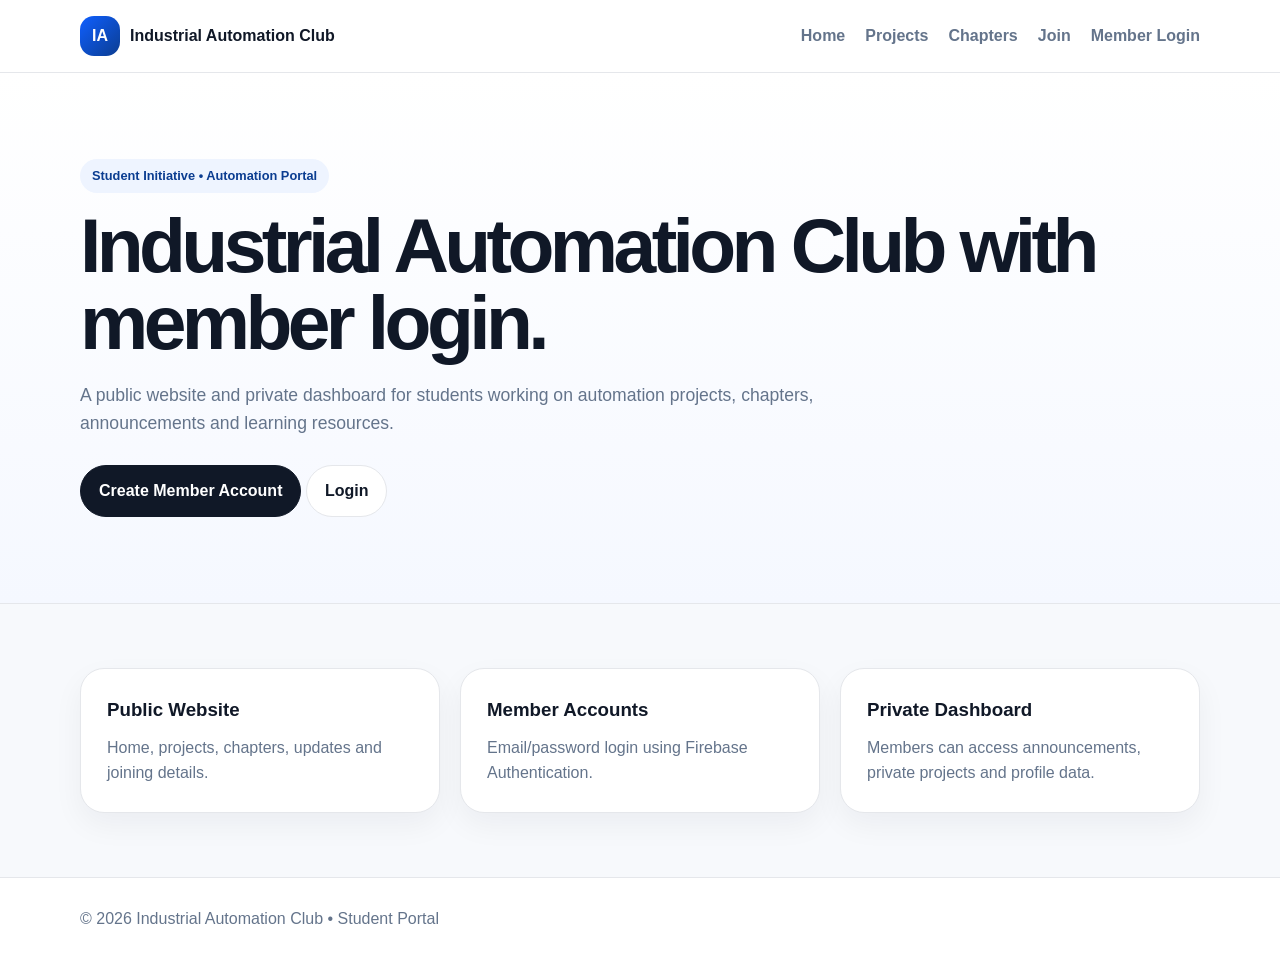
<file: index.html>
<!DOCTYPE html><html lang="en"><head><meta charset="UTF-8"><meta name="viewport" content="width=device-width, initial-scale=1.0"><title>Industrial Automation Club</title><link rel="stylesheet" href="style.css"></head><body><header><div class="container nav"><a class="brand" href="index.html"><span class="logo">IA</span><span>Industrial Automation Club</span></a><nav class="menu"><a href="index.html">Home</a><a href="projects.html">Projects</a><a href="chapters.html">Chapters</a><a href="join.html">Join</a><a href="login.html">Member Login</a></nav></div></header><main><section class="hero"><div class="container"><span class="tag">Student Initiative • Automation Portal</span><h1>Industrial Automation Club with member login.</h1><p class="lead">A public website and private dashboard for students working on automation projects, chapters, announcements and learning resources.</p><a class="btn primary" href="register.html">Create Member Account</a> <a class="btn" href="login.html">Login</a></div></section><section><div class="container grid"><div class="card"><h3>Public Website</h3><p>Home, projects, chapters, updates and joining details.</p></div><div class="card"><h3>Member Accounts</h3><p>Email/password login using Firebase Authentication.</p></div><div class="card"><h3>Private Dashboard</h3><p>Members can access announcements, private projects and profile data.</p></div></div></section></main><footer><div class="container">© 2026 Industrial Automation Club • Student Portal</div></footer></body></html>
</file>
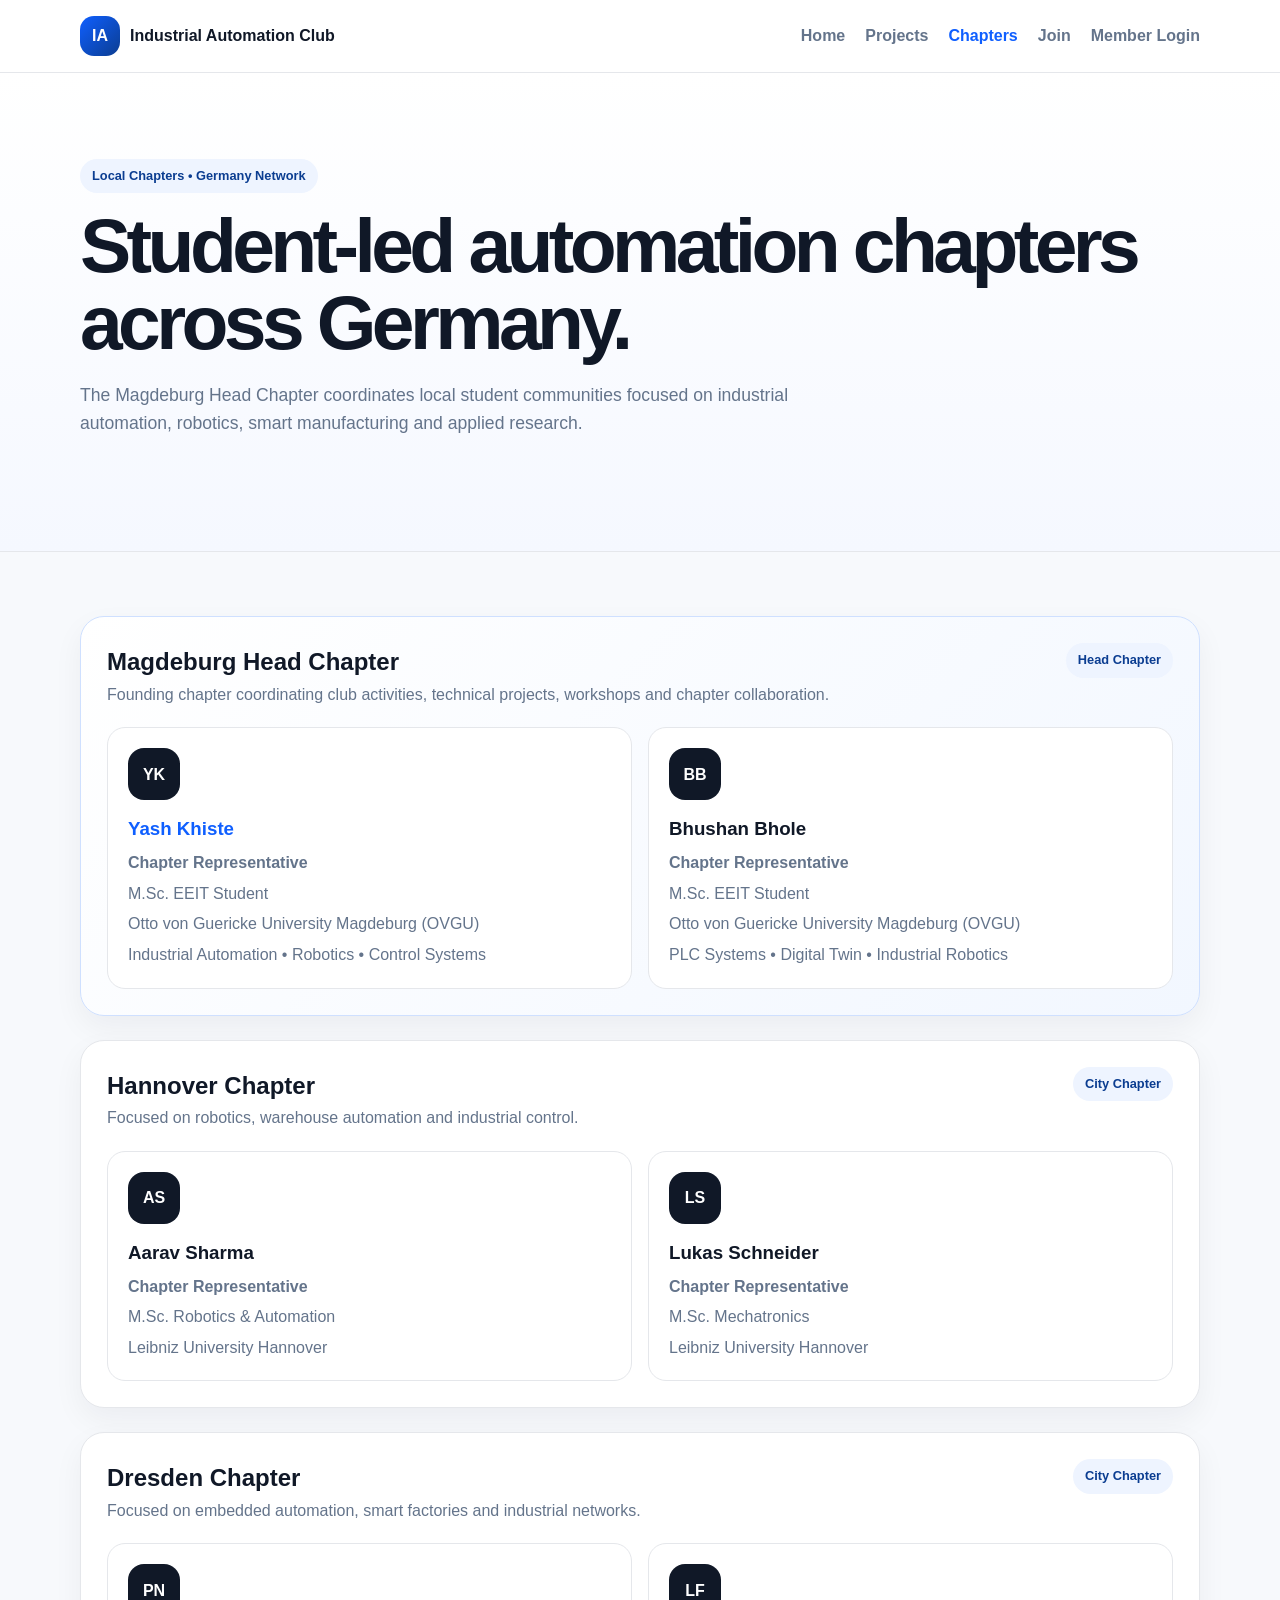
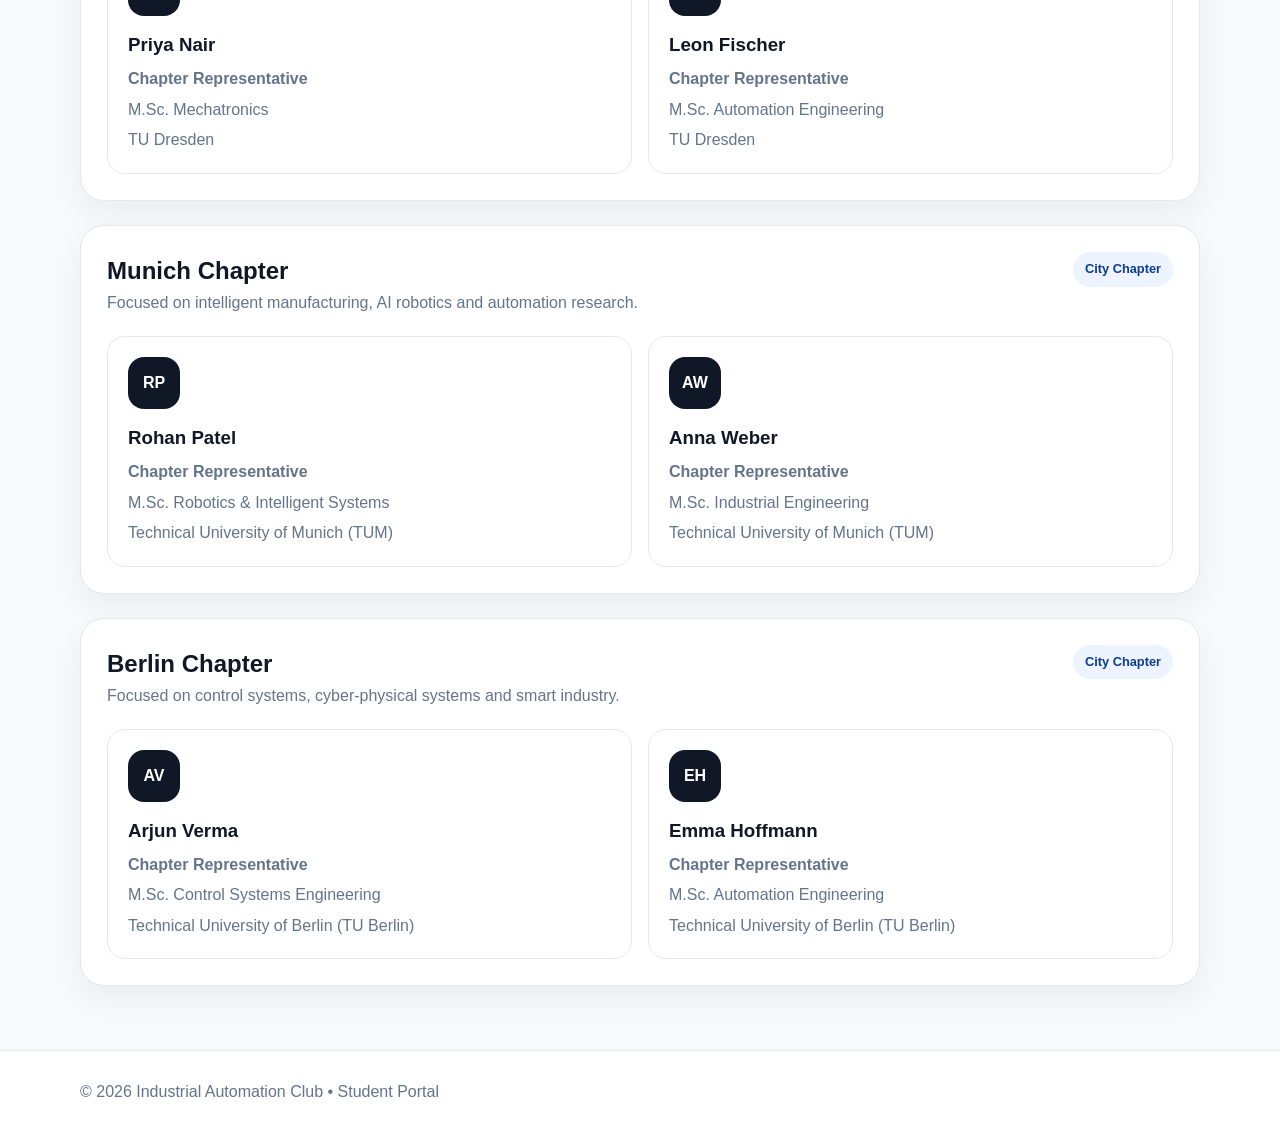
<file: chapters.html>
<!DOCTYPE html>
<html lang="en">
<head>
<meta charset="UTF-8">
<meta name="viewport" content="width=device-width, initial-scale=1.0">
<title>Local Chapters | Industrial Automation Club</title>
<link rel="stylesheet" href="style.css">
<style>
.chapter-card{background:#fff;border:1px solid var(--line);border-radius:24px;padding:26px;box-shadow:0 12px 30px rgba(15,23,42,.05)}
.chapter-card.featured{background:linear-gradient(135deg,#fff,#f2f7ff);border-color:#cfe0ff}
.chapter-head{display:flex;justify-content:space-between;gap:16px;align-items:flex-start;margin-bottom:20px}
.leaders{display:grid;grid-template-columns:repeat(2,1fr);gap:16px}
.leader{border:1px solid var(--line);border-radius:18px;padding:20px;background:#fff}
.avatar{width:52px;height:52px;border-radius:16px;background:#101827;color:#fff;display:grid;place-items:center;font-weight:900;margin-bottom:14px}
.leader h3{margin-bottom:6px}.leader h3 a{color:var(--blue)}.leader h3 a:hover{text-decoration:underline}
.leader p{color:var(--muted);margin-top:5px}
@media(max-width:760px){.leaders{grid-template-columns:1fr}.chapter-head{flex-direction:column}}
</style>
</head>
<body>
<header><div class="container nav"><a class="brand" href="index.html"><span class="logo">IA</span><span>Industrial Automation Club</span></a><nav class="menu"><a href="index.html">Home</a><a href="projects.html">Projects</a><a class="active" href="chapters.html">Chapters</a><a href="join.html">Join</a><a href="login.html">Member Login</a></nav></div></header>

<main>
<section class="hero"><div class="container"><span class="tag">Local Chapters • Germany Network</span><h1>Student-led automation chapters across Germany.</h1><p class="lead">The Magdeburg Head Chapter coordinates local student communities focused on industrial automation, robotics, smart manufacturing and applied research.</p></div></section>

<section><div class="container" style="display:grid;gap:24px">

<div class="chapter-card featured"><div class="chapter-head"><div><h2>Magdeburg Head Chapter</h2><p class="lead" style="font-size:1rem;margin-bottom:0">Founding chapter coordinating club activities, technical projects, workshops and chapter collaboration.</p></div><span class="tag">Head Chapter</span></div><div class="leaders">
<div class="leader"><div class="avatar">YK</div><h3><a href="yash-portfolio.html">Yash Khiste</a></h3><p><strong>Chapter Representative</strong></p><p>M.Sc. EEIT Student</p><p>Otto von Guericke University Magdeburg (OVGU)</p><p>Industrial Automation • Robotics • Control Systems</p></div>
<div class="leader"><div class="avatar">BB</div><h3>Bhushan Bhole</h3><p><strong>Chapter Representative</strong></p><p>M.Sc. EEIT Student</p><p>Otto von Guericke University Magdeburg (OVGU)</p><p>PLC Systems • Digital Twin • Industrial Robotics</p></div>
</div></div>

<div class="chapter-card"><div class="chapter-head"><div><h2>Hannover Chapter</h2><p class="lead" style="font-size:1rem;margin-bottom:0">Focused on robotics, warehouse automation and industrial control.</p></div><span class="tag">City Chapter</span></div><div class="leaders">
<div class="leader"><div class="avatar">AS</div><h3>Aarav Sharma</h3><p><strong>Chapter Representative</strong></p><p>M.Sc. Robotics & Automation</p><p>Leibniz University Hannover</p></div>
<div class="leader"><div class="avatar">LS</div><h3>Lukas Schneider</h3><p><strong>Chapter Representative</strong></p><p>M.Sc. Mechatronics</p><p>Leibniz University Hannover</p></div>
</div></div>

<div class="chapter-card"><div class="chapter-head"><div><h2>Dresden Chapter</h2><p class="lead" style="font-size:1rem;margin-bottom:0">Focused on embedded automation, smart factories and industrial networks.</p></div><span class="tag">City Chapter</span></div><div class="leaders">
<div class="leader"><div class="avatar">PN</div><h3>Priya Nair</h3><p><strong>Chapter Representative</strong></p><p>M.Sc. Mechatronics</p><p>TU Dresden</p></div>
<div class="leader"><div class="avatar">LF</div><h3>Leon Fischer</h3><p><strong>Chapter Representative</strong></p><p>M.Sc. Automation Engineering</p><p>TU Dresden</p></div>
</div></div>

<div class="chapter-card"><div class="chapter-head"><div><h2>Munich Chapter</h2><p class="lead" style="font-size:1rem;margin-bottom:0">Focused on intelligent manufacturing, AI robotics and automation research.</p></div><span class="tag">City Chapter</span></div><div class="leaders">
<div class="leader"><div class="avatar">RP</div><h3>Rohan Patel</h3><p><strong>Chapter Representative</strong></p><p>M.Sc. Robotics & Intelligent Systems</p><p>Technical University of Munich (TUM)</p></div>
<div class="leader"><div class="avatar">AW</div><h3>Anna Weber</h3><p><strong>Chapter Representative</strong></p><p>M.Sc. Industrial Engineering</p><p>Technical University of Munich (TUM)</p></div>
</div></div>

<div class="chapter-card"><div class="chapter-head"><div><h2>Berlin Chapter</h2><p class="lead" style="font-size:1rem;margin-bottom:0">Focused on control systems, cyber-physical systems and smart industry.</p></div><span class="tag">City Chapter</span></div><div class="leaders">
<div class="leader"><div class="avatar">AV</div><h3>Arjun Verma</h3><p><strong>Chapter Representative</strong></p><p>M.Sc. Control Systems Engineering</p><p>Technical University of Berlin (TU Berlin)</p></div>
<div class="leader"><div class="avatar">EH</div><h3>Emma Hoffmann</h3><p><strong>Chapter Representative</strong></p><p>M.Sc. Automation Engineering</p><p>Technical University of Berlin (TU Berlin)</p></div>
</div></div>

</div></section>
</main>

<footer><div class="container">© 2026 Industrial Automation Club • Student Portal</div></footer>
</body>
</html>
</file>
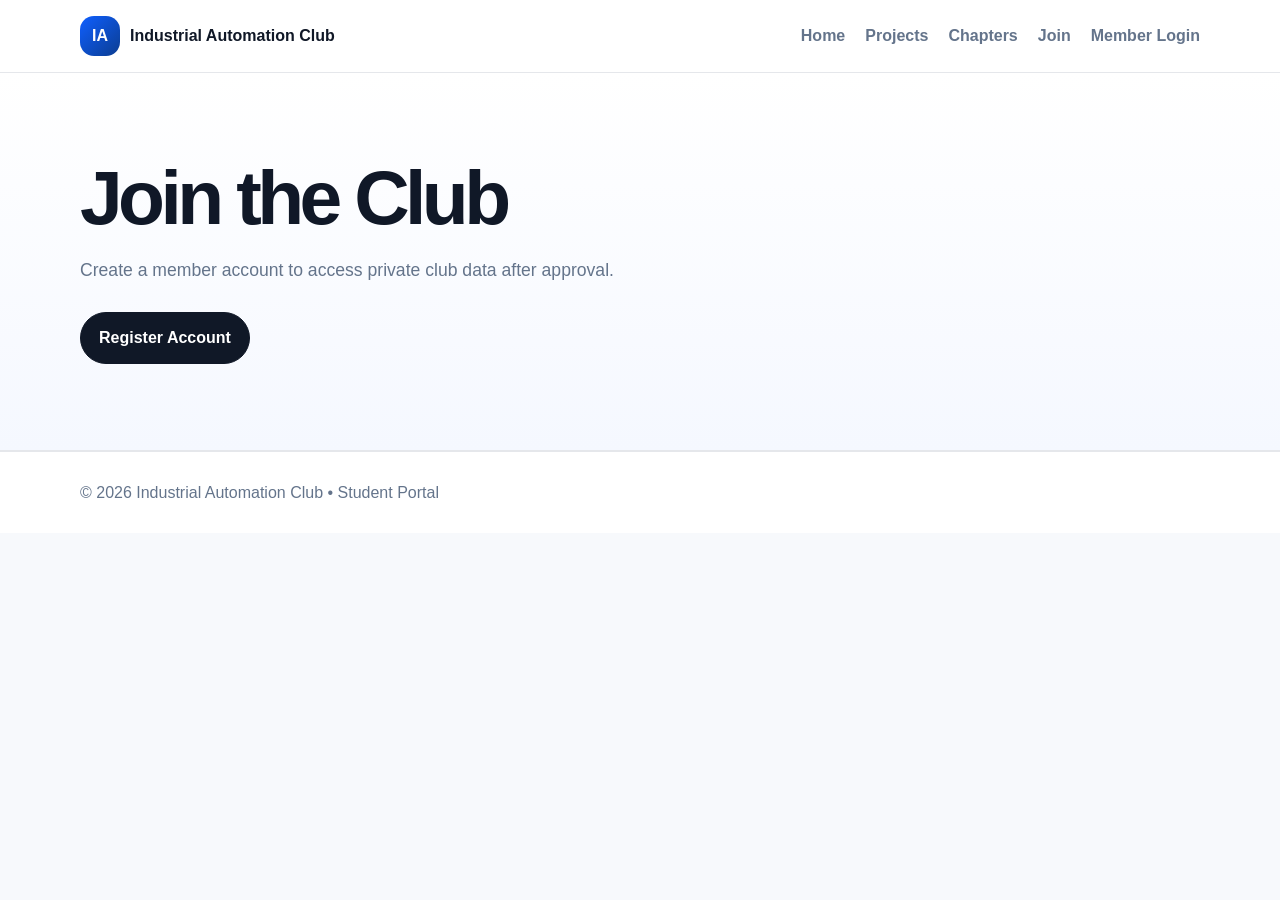
<file: join.html>
<!DOCTYPE html><html lang="en"><head><meta charset="UTF-8"><meta name="viewport" content="width=device-width, initial-scale=1.0"><title>Join</title><link rel="stylesheet" href="style.css"></head><body><header><div class="container nav"><a class="brand" href="index.html"><span class="logo">IA</span><span>Industrial Automation Club</span></a><nav class="menu"><a href="index.html">Home</a><a href="projects.html">Projects</a><a href="chapters.html">Chapters</a><a href="join.html">Join</a><a href="login.html">Member Login</a></nav></div></header><main><section class="hero"><div class="container"><h1>Join the Club</h1><p class="lead">Create a member account to access private club data after approval.</p><a class="btn primary" href="register.html">Register Account</a></div></section></main><footer><div class="container">© 2026 Industrial Automation Club • Student Portal</div></footer></body></html>
</file>
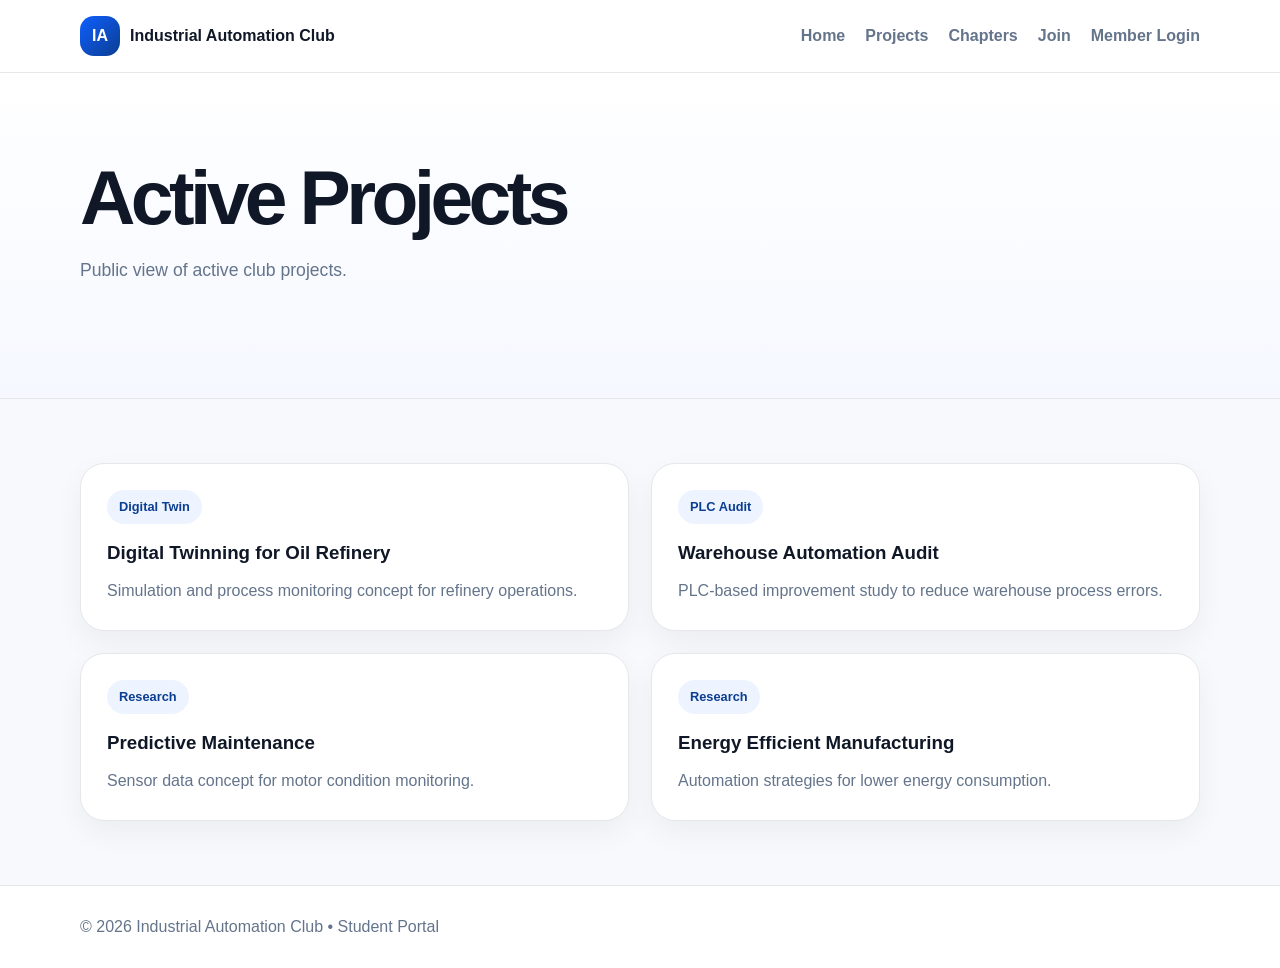
<file: projects.html>
<!DOCTYPE html><html lang="en"><head><meta charset="UTF-8"><meta name="viewport" content="width=device-width, initial-scale=1.0"><title>Projects</title><link rel="stylesheet" href="style.css"></head><body><header><div class="container nav"><a class="brand" href="index.html"><span class="logo">IA</span><span>Industrial Automation Club</span></a><nav class="menu"><a href="index.html">Home</a><a href="projects.html">Projects</a><a href="chapters.html">Chapters</a><a href="join.html">Join</a><a href="login.html">Member Login</a></nav></div></header><main><section class="hero"><div class="container"><h1>Active Projects</h1><p class="lead">Public view of active club projects.</p></div></section><section><div class="container grid2"><div class="card"><span class="tag">Digital Twin</span><h3>Digital Twinning for Oil Refinery</h3><p>Simulation and process monitoring concept for refinery operations.</p></div><div class="card"><span class="tag">PLC Audit</span><h3>Warehouse Automation Audit</h3><p>PLC-based improvement study to reduce warehouse process errors.</p></div><div class="card"><span class="tag">Research</span><h3>Predictive Maintenance</h3><p>Sensor data concept for motor condition monitoring.</p></div><div class="card"><span class="tag">Research</span><h3>Energy Efficient Manufacturing</h3><p>Automation strategies for lower energy consumption.</p></div></div></section></main><footer><div class="container">© 2026 Industrial Automation Club • Student Portal</div></footer></body></html>
</file>
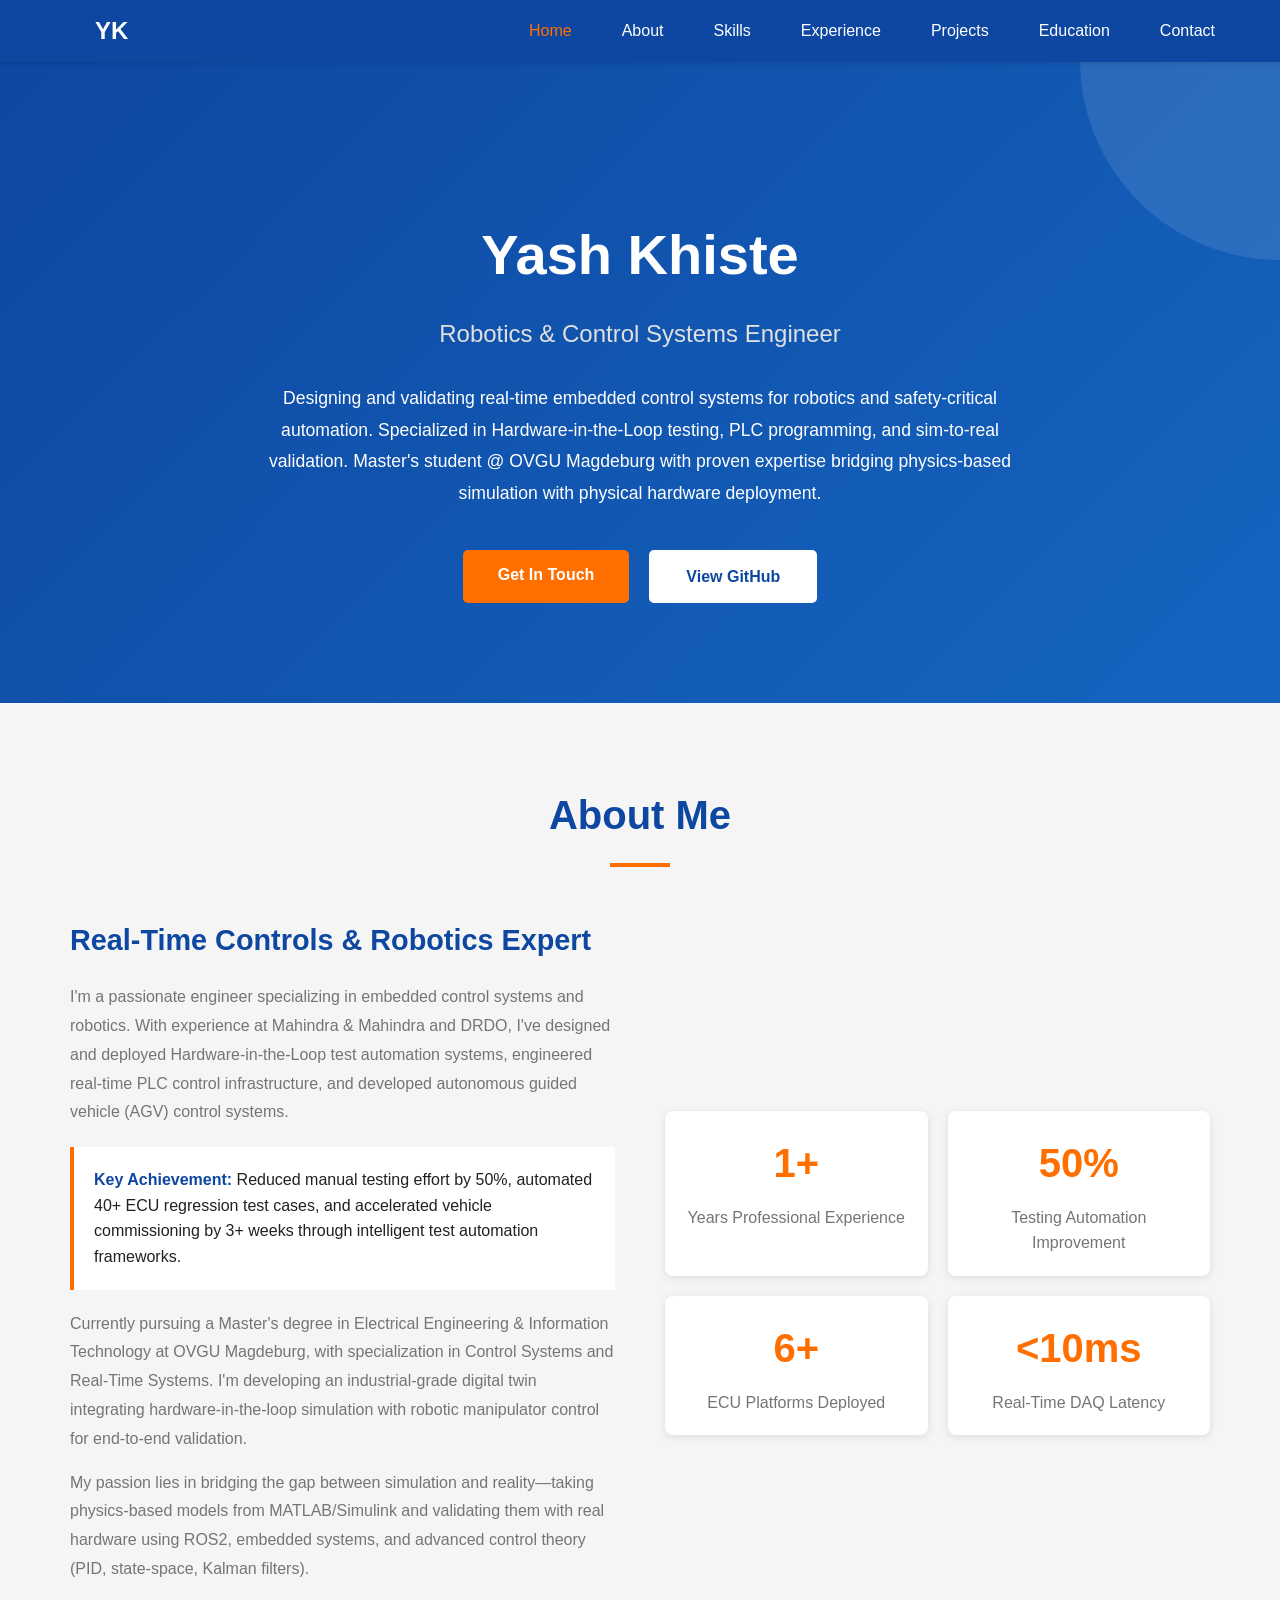
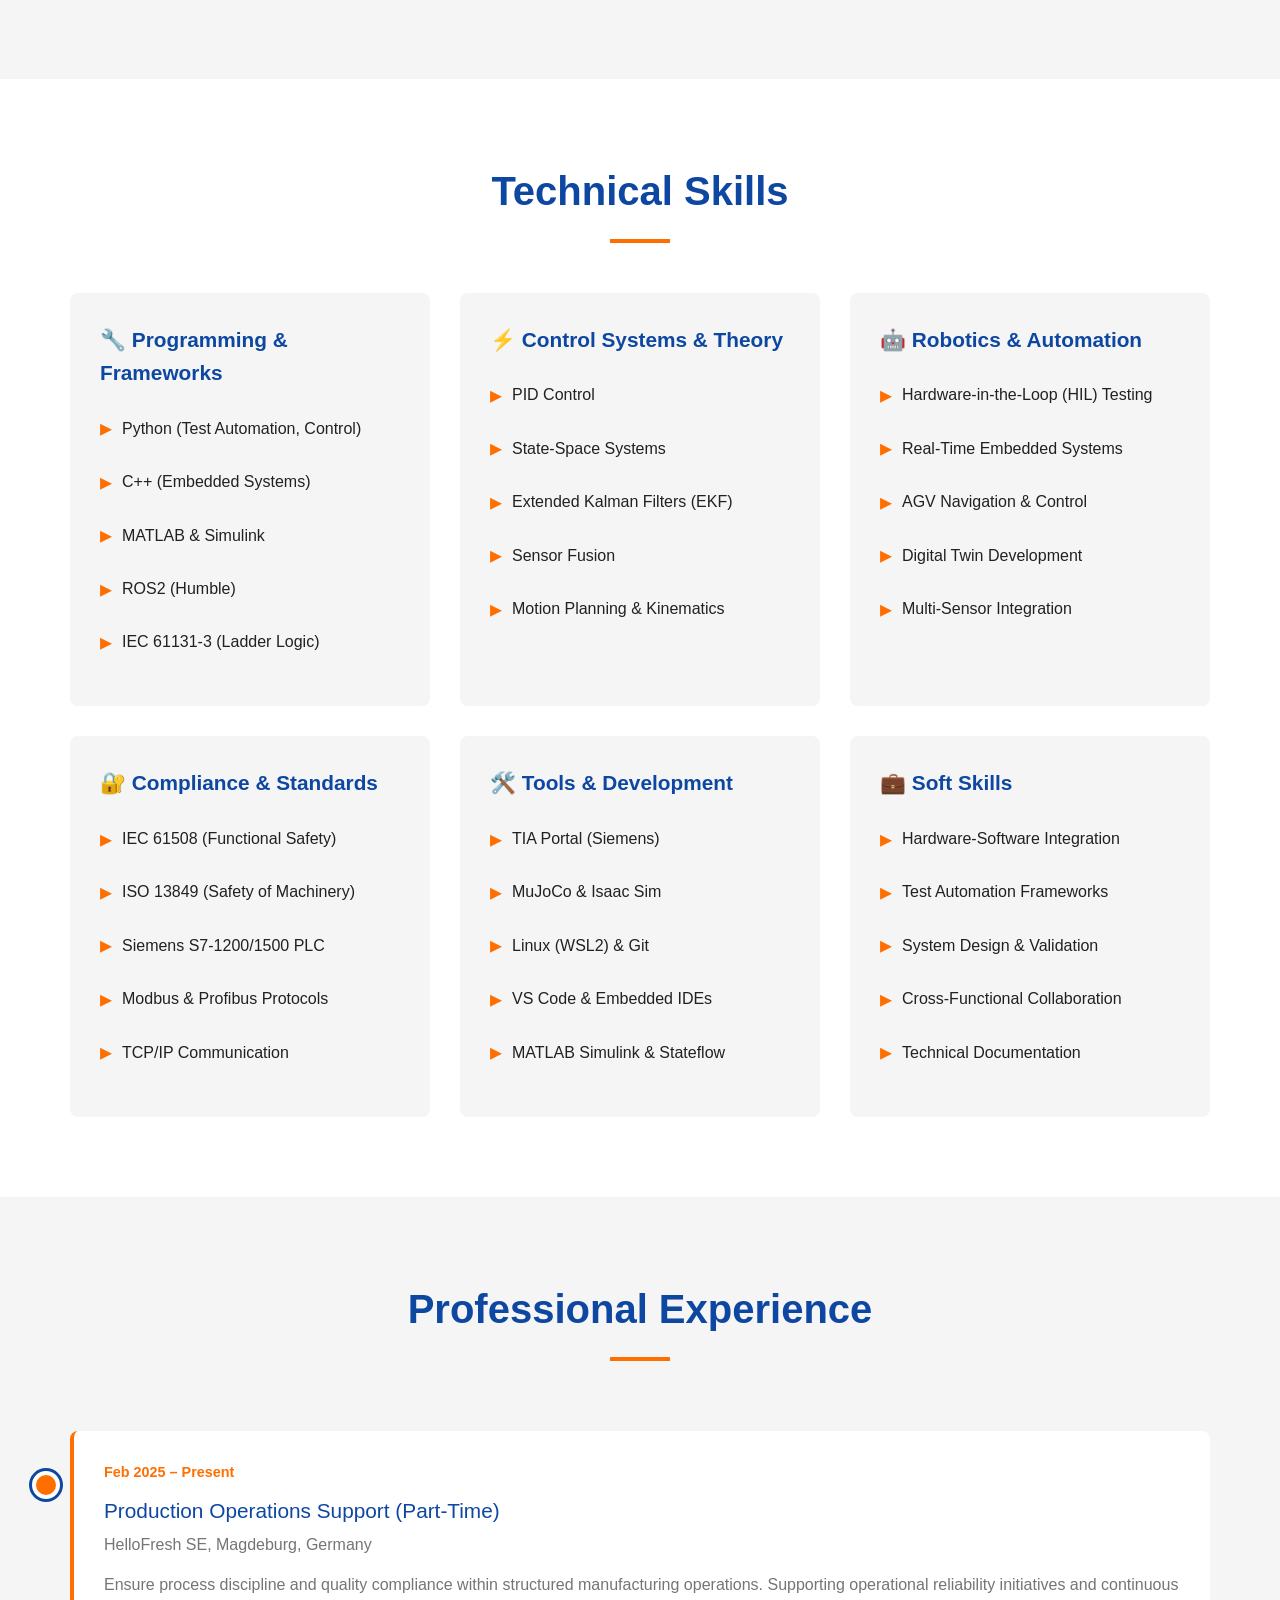
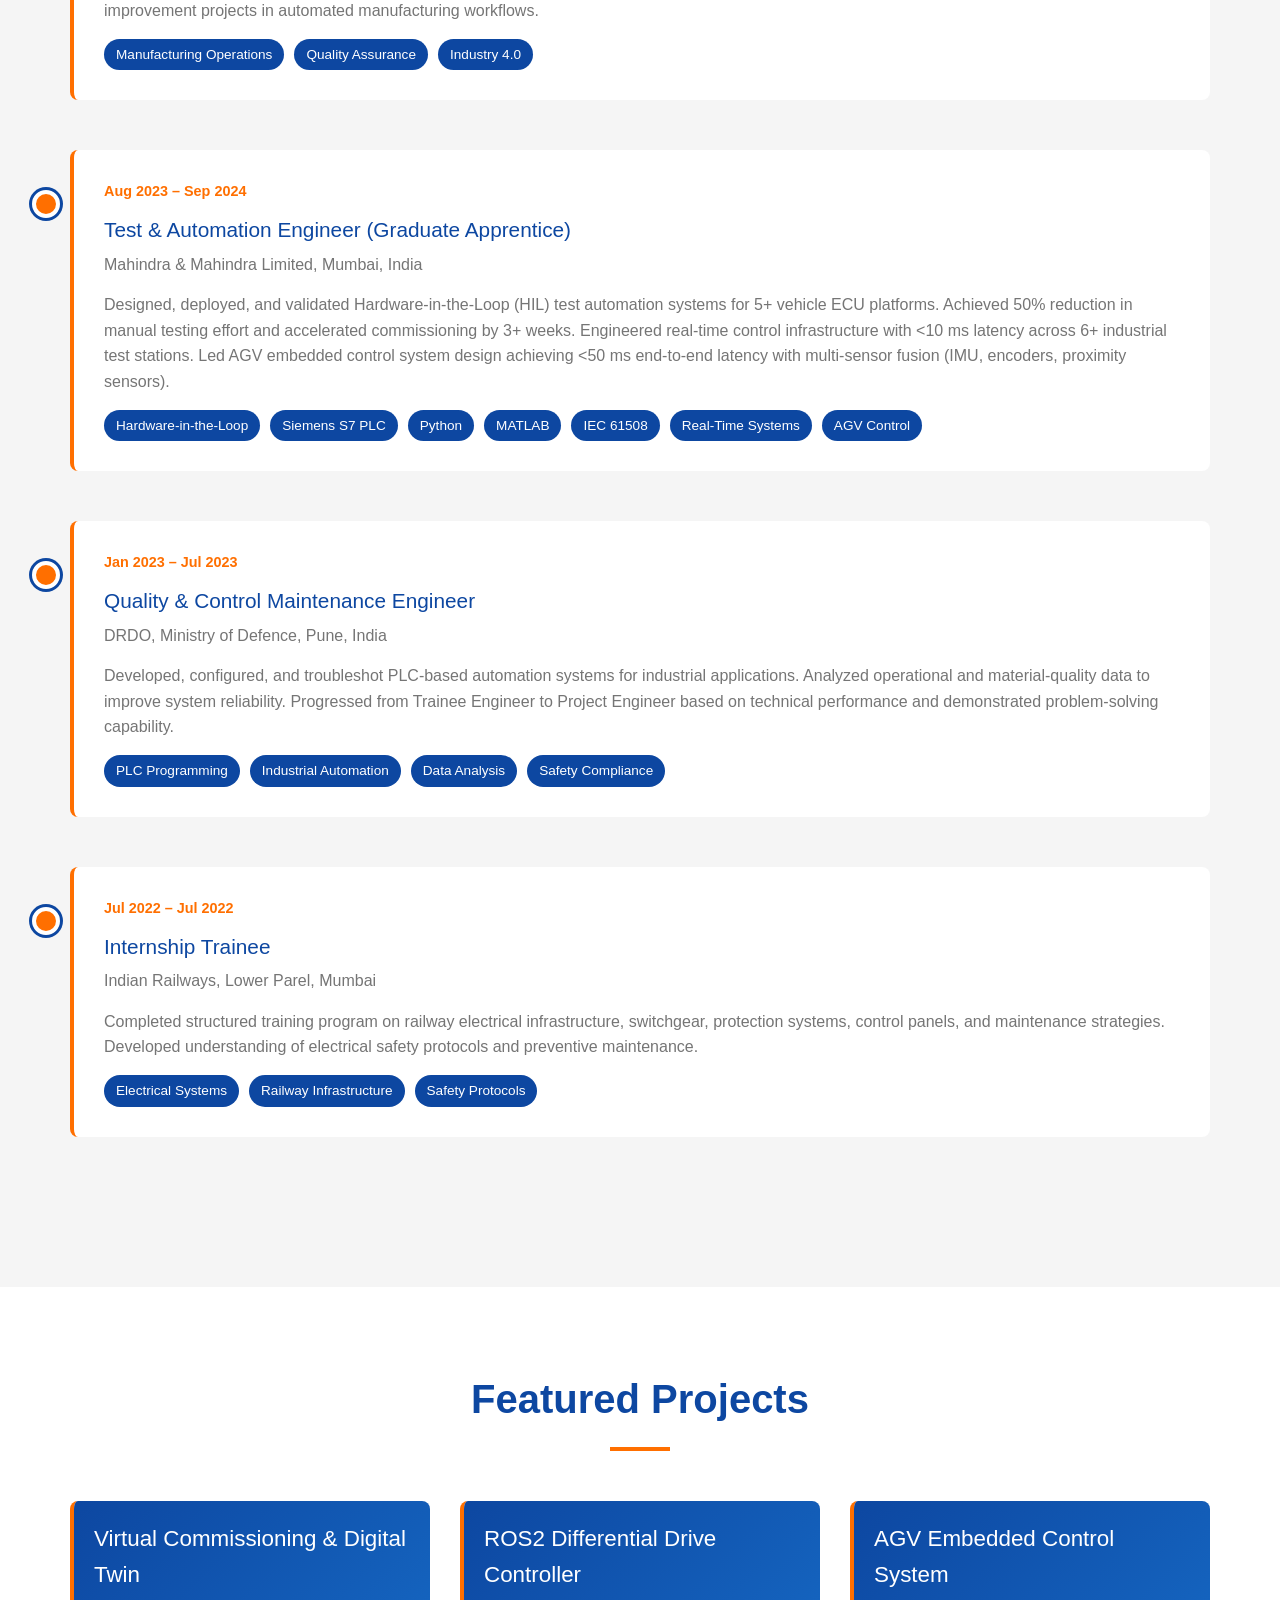
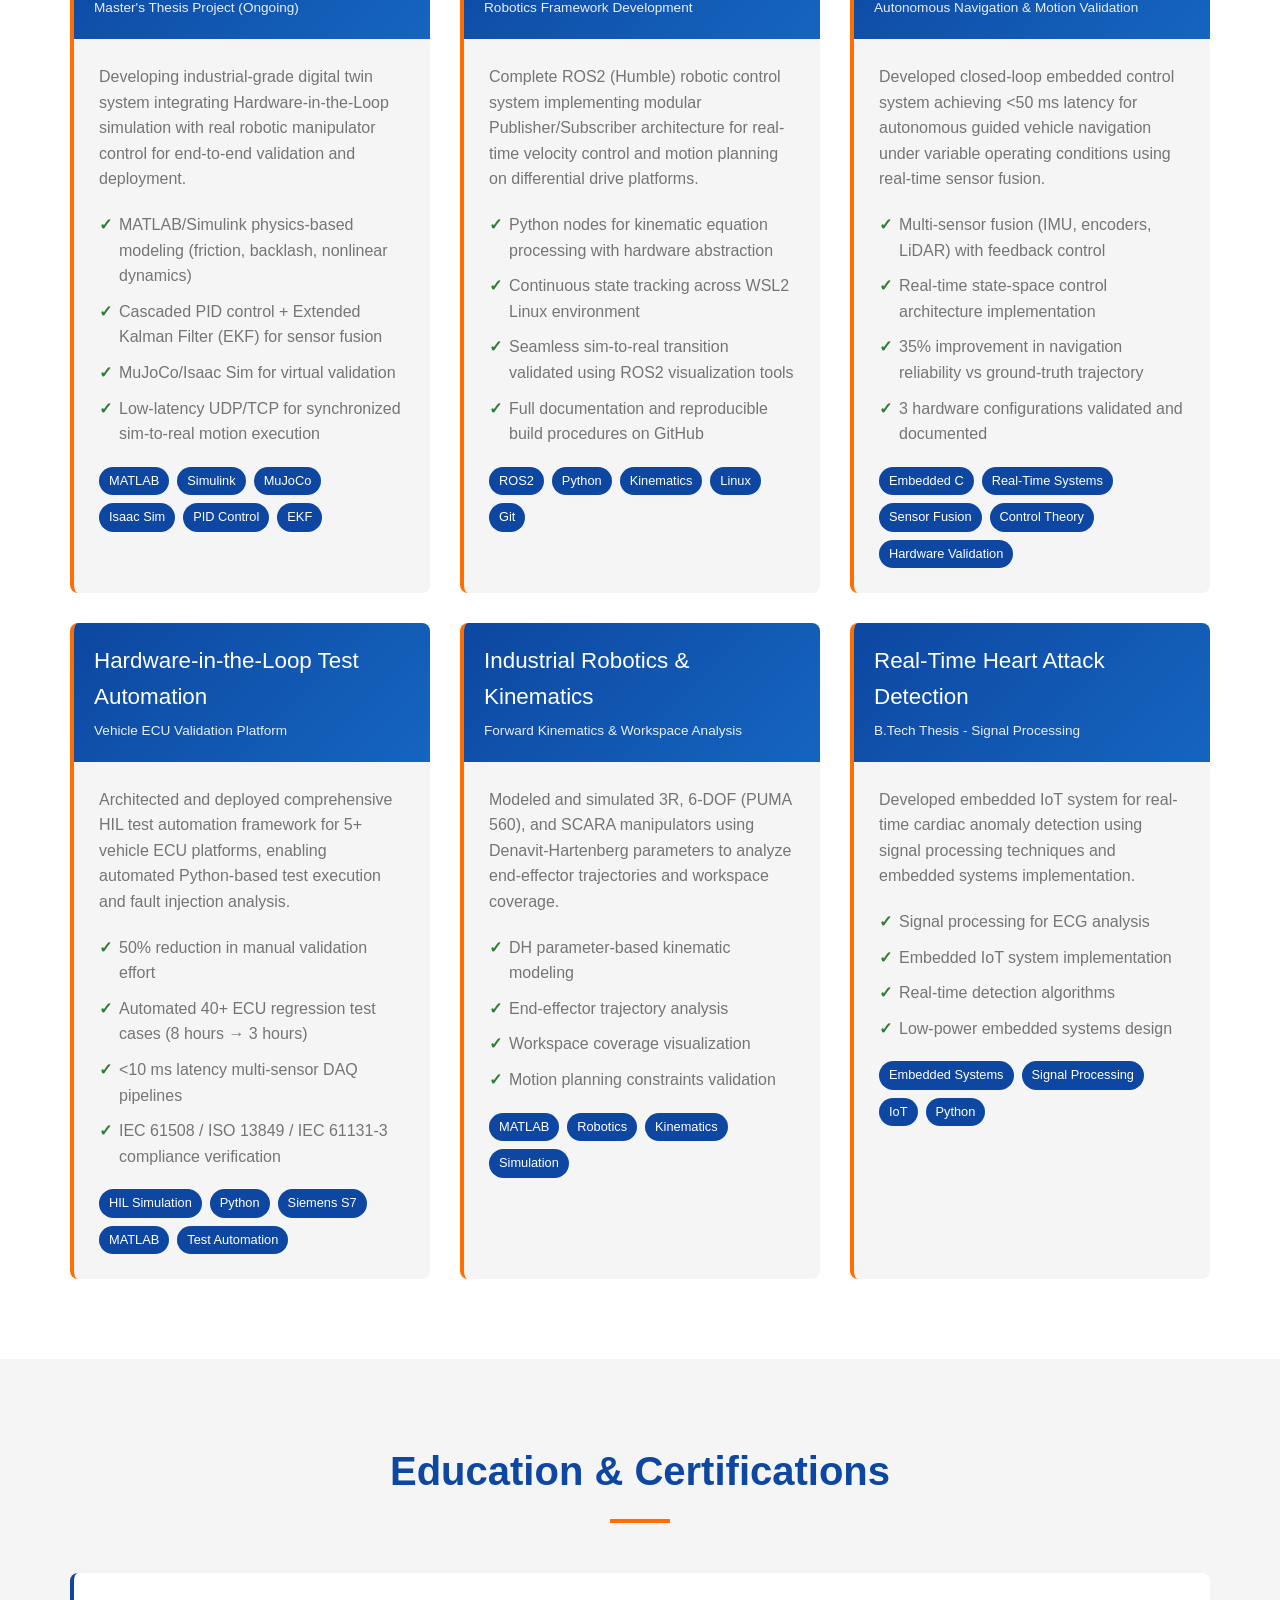
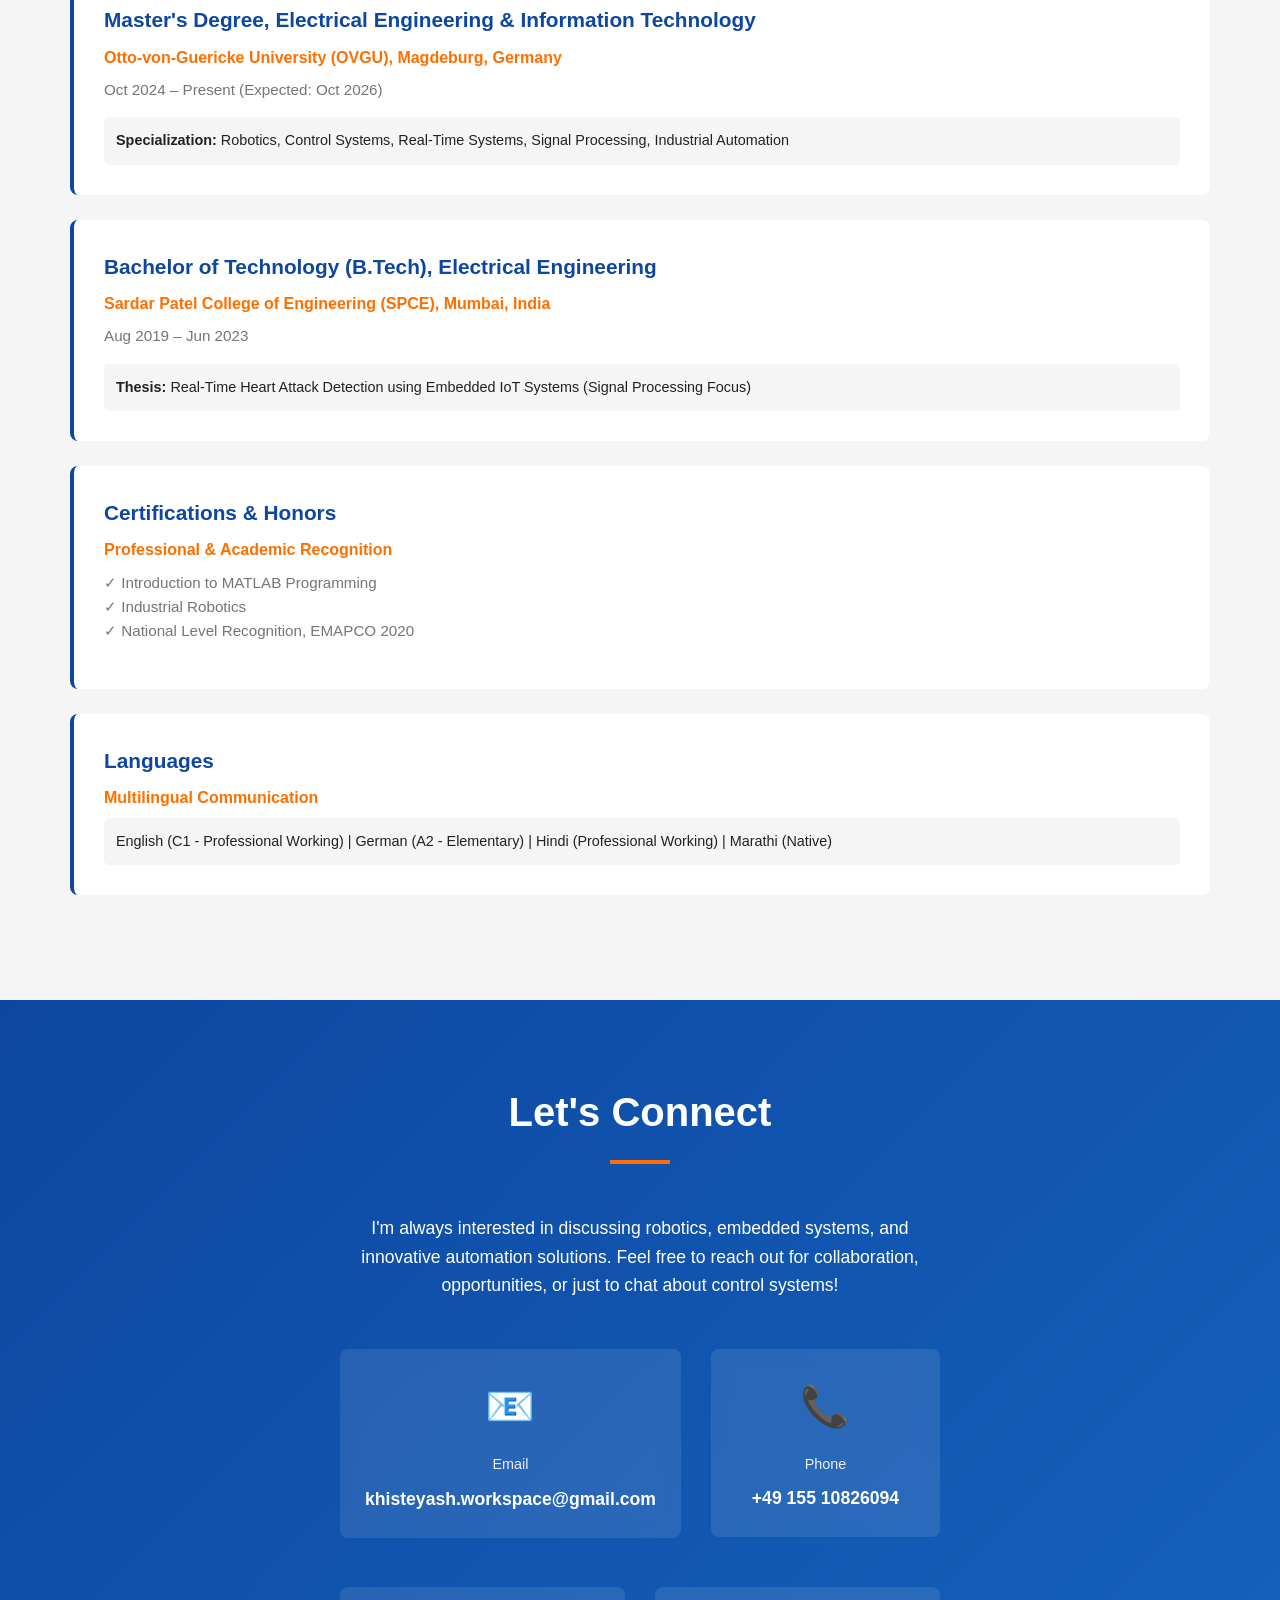
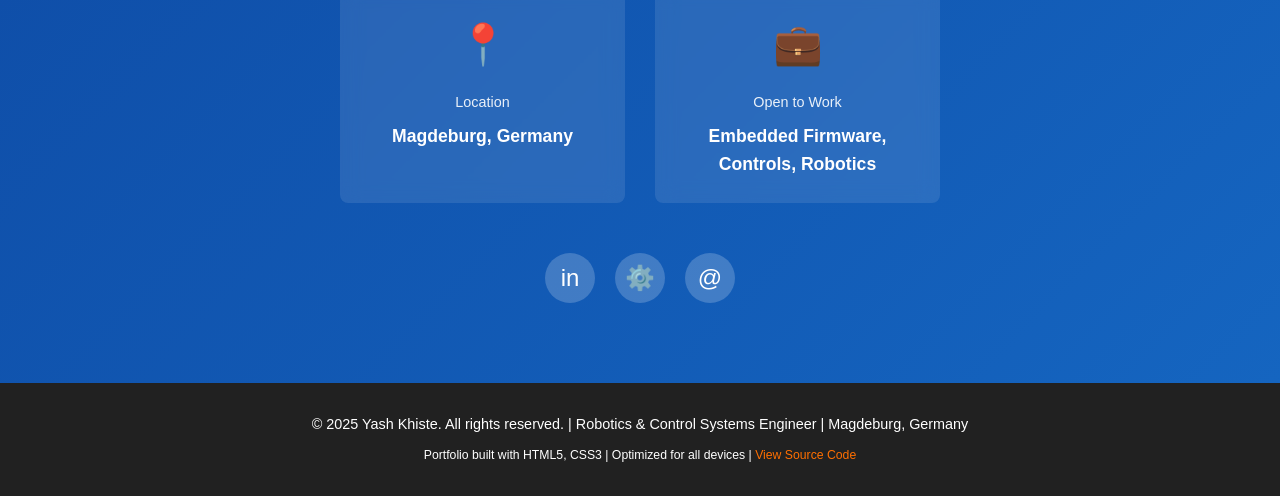
<file: yash-portfolio.html>
<!DOCTYPE html>
<html lang="en">
<head>
    <meta charset="UTF-8">
    <meta name="viewport" content="width=device-width, initial-scale=1.0">
    <title>Yash Khiste | Robotics & Control Systems Engineer</title>
    <style>
        * {
            margin: 0;
            padding: 0;
            box-sizing: border-box;
        }

        :root {
            --primary-color: #0d47a1;
            --secondary-color: #1565c0;
            --accent-color: #ff6f00;
            --text-dark: #212121;
            --text-light: #757575;
            --bg-light: #f5f5f5;
            --white: #ffffff;
            --success: #2e7d32;
            --warning: #f57c00;
        }

        html {
            scroll-behavior: smooth;
        }

        body {
            font-family: 'Segoe UI', Tahoma, Geneva, Verdana, sans-serif;
            line-height: 1.6;
            color: var(--text-dark);
            background-color: var(--white);
        }

        /* Navigation */
        nav {
            background: var(--primary-color);
            color: var(--white);
            padding: 0;
            position: fixed;
            width: 100%;
            top: 0;
            z-index: 100;
            box-shadow: 0 2px 5px rgba(0,0,0,0.1);
        }

        nav ul {
            list-style: none;
            display: flex;
            justify-content: center;
            padding: 0;
            max-width: 1200px;
            margin: 0 auto;
            align-items: center;
        }

        nav li {
            margin: 0 25px;
        }

        nav a {
            color: var(--white);
            text-decoration: none;
            font-weight: 500;
            transition: color 0.3s;
            display: block;
            padding: 18px 0;
        }

        nav a:hover {
            color: var(--accent-color);
        }

        .nav-logo {
            font-size: 24px;
            font-weight: bold;
            margin-right: auto;
            padding-left: 30px;
        }

        /* Hero Section */
        .hero {
            background: linear-gradient(135deg, var(--primary-color) 0%, var(--secondary-color) 100%);
            color: var(--white);
            padding: 150px 30px 100px;
            text-align: center;
            margin-top: 60px;
            position: relative;
            overflow: hidden;
        }

        .hero::before {
            content: '';
            position: absolute;
            width: 400px;
            height: 400px;
            background: rgba(255,255,255,0.1);
            border-radius: 50%;
            top: -200px;
            right: -200px;
        }

        .hero-content {
            position: relative;
            z-index: 1;
            max-width: 900px;
            margin: 0 auto;
        }

        .hero h1 {
            font-size: 3.5em;
            margin-bottom: 15px;
            font-weight: 700;
        }

        .hero .subtitle {
            font-size: 1.5em;
            color: #e0e0e0;
            margin-bottom: 30px;
        }

        .hero-description {
            font-size: 1.1em;
            margin-bottom: 40px;
            max-width: 800px;
            margin-left: auto;
            margin-right: auto;
            line-height: 1.8;
        }

        .cta-buttons {
            display: flex;
            gap: 20px;
            justify-content: center;
            flex-wrap: wrap;
        }

        .btn {
            padding: 12px 35px;
            border: none;
            border-radius: 5px;
            font-size: 1em;
            cursor: pointer;
            transition: all 0.3s;
            text-decoration: none;
            display: inline-block;
            font-weight: 600;
        }

        .btn-primary {
            background: var(--accent-color);
            color: var(--white);
        }

        .btn-primary:hover {
            background: #e65100;
            transform: translateY(-2px);
            box-shadow: 0 5px 15px rgba(255,111,0,0.4);
        }

        .btn-secondary {
            background: var(--white);
            color: var(--primary-color);
            border: 2px solid var(--white);
        }

        .btn-secondary:hover {
            background: transparent;
            color: var(--white);
            transform: translateY(-2px);
        }

        /* Container */
        .container {
            max-width: 1200px;
            margin: 0 auto;
            padding: 0 30px;
        }

        /* Section Styles */
        section {
            padding: 80px 30px;
        }

        section h2 {
            font-size: 2.5em;
            margin-bottom: 50px;
            color: var(--primary-color);
            text-align: center;
            position: relative;
            padding-bottom: 20px;
        }

        section h2::after {
            content: '';
            position: absolute;
            width: 60px;
            height: 4px;
            background: var(--accent-color);
            bottom: 0;
            left: 50%;
            transform: translateX(-50%);
        }

        /* About Section */
        #about {
            background: var(--bg-light);
        }

        .about-content {
            display: grid;
            grid-template-columns: 1fr 1fr;
            gap: 50px;
            align-items: center;
        }

        .about-text h3 {
            color: var(--primary-color);
            font-size: 1.8em;
            margin-bottom: 20px;
        }

        .about-text p {
            color: var(--text-light);
            margin-bottom: 15px;
            line-height: 1.8;
        }

        .about-highlight {
            background: var(--white);
            padding: 20px;
            border-left: 4px solid var(--accent-color);
            margin: 20px 0;
        }

        .about-highlight strong {
            color: var(--primary-color);
        }

        .stats {
            display: grid;
            grid-template-columns: 1fr 1fr;
            gap: 20px;
            margin-top: 30px;
        }

        .stat {
            background: var(--white);
            padding: 20px;
            border-radius: 8px;
            text-align: center;
            box-shadow: 0 2px 8px rgba(0,0,0,0.1);
        }

        .stat-number {
            font-size: 2.5em;
            color: var(--accent-color);
            font-weight: bold;
        }

        .stat-label {
            color: var(--text-light);
            margin-top: 10px;
        }

        /* Skills Section */
        #skills {
            background: var(--white);
        }

        .skills-grid {
            display: grid;
            grid-template-columns: repeat(auto-fit, minmax(280px, 1fr));
            gap: 30px;
        }

        .skill-category {
            background: var(--bg-light);
            padding: 30px;
            border-radius: 8px;
            transition: transform 0.3s, box-shadow 0.3s;
        }

        .skill-category:hover {
            transform: translateY(-5px);
            box-shadow: 0 8px 20px rgba(13,71,161,0.2);
        }

        .skill-category h3 {
            color: var(--primary-color);
            margin-bottom: 20px;
            font-size: 1.3em;
        }

        .skill-item {
            display: flex;
            align-items: center;
            margin-bottom: 15px;
        }

        .skill-item::before {
            content: '▸';
            color: var(--accent-color);
            font-size: 1.5em;
            margin-right: 10px;
        }

        .skill-name {
            flex: 1;
            color: var(--text-dark);
            font-weight: 500;
        }

        /* Experience Section */
        #experience {
            background: var(--bg-light);
        }

        .experience-timeline {
            position: relative;
            padding: 20px 0;
        }

        .experience-item {
            margin-bottom: 50px;
            padding-left: 50px;
            position: relative;
            background: var(--white);
            padding: 30px;
            border-radius: 8px;
            border-left: 4px solid var(--accent-color);
        }

        .experience-item::before {
            content: '';
            position: absolute;
            width: 20px;
            height: 20px;
            background: var(--accent-color);
            border: 4px solid var(--white);
            border-radius: 50%;
            left: -42px;
            top: 40px;
            box-shadow: 0 0 0 3px var(--primary-color);
        }

        .experience-date {
            color: var(--accent-color);
            font-weight: bold;
            font-size: 0.9em;
            margin-bottom: 10px;
        }

        .experience-title {
            color: var(--primary-color);
            font-size: 1.3em;
            margin-bottom: 5px;
        }

        .experience-company {
            color: var(--text-light);
            margin-bottom: 15px;
            font-weight: 500;
        }

        .experience-desc {
            color: var(--text-light);
            margin-bottom: 12px;
            line-height: 1.6;
        }

        .experience-tech {
            display: flex;
            flex-wrap: wrap;
            gap: 10px;
            margin-top: 15px;
        }

        .tech-badge {
            background: var(--primary-color);
            color: var(--white);
            padding: 5px 12px;
            border-radius: 20px;
            font-size: 0.85em;
        }

        /* Projects Section */
        #projects {
            background: var(--white);
        }

        .projects-grid {
            display: grid;
            grid-template-columns: repeat(auto-fit, minmax(320px, 1fr));
            gap: 30px;
        }

        .project-card {
            background: var(--bg-light);
            border-radius: 8px;
            overflow: hidden;
            transition: transform 0.3s, box-shadow 0.3s;
            border-left: 4px solid var(--accent-color);
        }

        .project-card:hover {
            transform: translateY(-8px);
            box-shadow: 0 12px 30px rgba(13,71,161,0.2);
        }

        .project-header {
            background: linear-gradient(135deg, var(--primary-color), var(--secondary-color));
            color: var(--white);
            padding: 20px;
        }

        .project-title {
            font-size: 1.4em;
            margin-bottom: 5px;
        }

        .project-category {
            font-size: 0.85em;
            opacity: 0.9;
        }

        .project-body {
            padding: 25px;
        }

        .project-description {
            color: var(--text-light);
            margin-bottom: 20px;
            line-height: 1.6;
        }

        .project-highlights {
            list-style: none;
            margin-bottom: 20px;
        }

        .project-highlights li {
            color: var(--text-light);
            margin-bottom: 10px;
            padding-left: 20px;
            position: relative;
        }

        .project-highlights li::before {
            content: '✓';
            position: absolute;
            left: 0;
            color: var(--success);
            font-weight: bold;
        }

        .project-tech {
            display: flex;
            flex-wrap: wrap;
            gap: 8px;
        }

        .project-tech span {
            background: var(--primary-color);
            color: var(--white);
            padding: 4px 10px;
            border-radius: 15px;
            font-size: 0.8em;
        }

        /* Education Section */
        #education {
            background: var(--bg-light);
        }

        .education-item {
            background: var(--white);
            padding: 30px;
            margin-bottom: 25px;
            border-radius: 8px;
            border-left: 4px solid var(--primary-color);
            transition: transform 0.3s;
        }

        .education-item:hover {
            transform: translateX(5px);
        }

        .education-degree {
            color: var(--primary-color);
            font-size: 1.3em;
            font-weight: bold;
            margin-bottom: 8px;
        }

        .education-school {
            color: var(--accent-color);
            font-weight: 600;
            margin-bottom: 8px;
        }

        .education-details {
            color: var(--text-light);
            font-size: 0.95em;
            margin-bottom: 15px;
        }

        .education-focus {
            background: var(--bg-light);
            padding: 12px;
            border-radius: 5px;
            color: var(--text-dark);
            font-size: 0.9em;
        }

        /* Contact Section */
        #contact {
            background: linear-gradient(135deg, var(--primary-color) 0%, var(--secondary-color) 100%);
            color: var(--white);
            text-align: center;
        }

        .contact-content {
            max-width: 600px;
            margin: 0 auto;
        }

        .contact-info {
            display: grid;
            grid-template-columns: 1fr 1fr;
            gap: 30px;
            margin: 50px 0;
        }

        .contact-item {
            background: rgba(255,255,255,0.1);
            padding: 25px;
            border-radius: 8px;
            backdrop-filter: blur(10px);
        }

        .contact-icon {
            font-size: 2.5em;
            margin-bottom: 15px;
        }

        .contact-label {
            font-size: 0.9em;
            opacity: 0.9;
            margin-bottom: 8px;
        }

        .contact-value {
            font-size: 1.1em;
            font-weight: 600;
        }

        .contact-value a {
            color: var(--white);
            text-decoration: none;
        }

        .contact-value a:hover {
            text-decoration: underline;
        }

        .social-links {
            display: flex;
            justify-content: center;
            gap: 20px;
            margin-top: 40px;
        }

        .social-link {
            width: 50px;
            height: 50px;
            background: rgba(255,255,255,0.2);
            border-radius: 50%;
            display: flex;
            align-items: center;
            justify-content: center;
            text-decoration: none;
            color: var(--white);
            font-size: 1.5em;
            transition: all 0.3s;
        }

        .social-link:hover {
            background: var(--accent-color);
            transform: translateY(-3px);
        }

        /* Footer */
        footer {
            background: var(--text-dark);
            color: var(--white);
            text-align: center;
            padding: 30px;
            font-size: 0.9em;
        }

        /* Responsive */
        @media (max-width: 768px) {
            nav ul {
                flex-wrap: wrap;
                padding: 0;
            }

            nav li {
                margin: 0 15px;
            }

            .hero h1 {
                font-size: 2em;
            }

            .hero .subtitle {
                font-size: 1.1em;
            }

            section h2 {
                font-size: 1.8em;
            }

            .about-content {
                grid-template-columns: 1fr;
            }

            .cta-buttons {
                flex-direction: column;
            }

            .contact-info {
                grid-template-columns: 1fr;
            }

            .skills-grid {
                grid-template-columns: 1fr;
            }

            .experience-item {
                padding-left: 30px;
            }

            .experience-item::before {
                left: -22px;
            }
        }

        @media (max-width: 480px) {
            nav {
                padding: 0 10px;
            }

            .nav-logo {
                font-size: 18px;
                padding-left: 10px;
            }

            nav li {
                margin: 0 8px;
            }

            nav a {
                font-size: 0.85em;
            }

            .hero {
                padding: 100px 20px 60px;
                margin-top: 50px;
            }

            .hero h1 {
                font-size: 1.5em;
            }

            section {
                padding: 50px 20px;
            }

            .stats {
                grid-template-columns: 1fr;
            }

            .hero-description {
                font-size: 1em;
            }
        }

        /* Scroll reveal animation */
        .fade-in {
            opacity: 0;
            animation: fadeIn 0.6s ease-in forwards;
        }

        @keyframes fadeIn {
            to {
                opacity: 1;
            }
        }

        /* Smooth transitions */
        a, button {
            transition: all 0.3s ease;
        }
    </style>
</head>
<body>
    <!-- Navigation -->
    <nav>
        <ul>
            <li class="nav-logo">YK</li>
            <li><a href="#home">Home</a></li>
            <li><a href="#about">About</a></li>
            <li><a href="#skills">Skills</a></li>
            <li><a href="#experience">Experience</a></li>
            <li><a href="#projects">Projects</a></li>
            <li><a href="#education">Education</a></li>
            <li><a href="#contact">Contact</a></li>
        </ul>
    </nav>

    <!-- Hero Section -->
    <section id="home" class="hero">
        <div class="hero-content fade-in">
            <h1>Yash Khiste</h1>
            <p class="subtitle">Robotics & Control Systems Engineer</p>
            <p class="hero-description">
                Designing and validating real-time embedded control systems for robotics and safety-critical automation. 
                Specialized in Hardware-in-the-Loop testing, PLC programming, and sim-to-real validation. 
                Master's student @ OVGU Magdeburg with proven expertise bridging physics-based simulation with physical hardware deployment.
            </p>
            <div class="cta-buttons">
                <a href="#contact" class="btn btn-primary">Get In Touch</a>
                <a href="https://github.com/yashrk7174" class="btn btn-secondary" target="_blank">View GitHub</a>
            </div>
        </div>
    </section>

    <!-- About Section -->
    <section id="about">
        <div class="container">
            <h2>About Me</h2>
            <div class="about-content">
                <div class="about-text">
                    <h3>Real-Time Controls & Robotics Expert</h3>
                    <p>
                        I'm a passionate engineer specializing in embedded control systems and robotics. With experience at 
                        Mahindra & Mahindra and DRDO, I've designed and deployed Hardware-in-the-Loop test automation systems, 
                        engineered real-time PLC control infrastructure, and developed autonomous guided vehicle (AGV) control systems.
                    </p>
                    <div class="about-highlight">
                        <strong>Key Achievement:</strong> Reduced manual testing effort by 50%, automated 40+ ECU regression test cases, 
                        and accelerated vehicle commissioning by 3+ weeks through intelligent test automation frameworks.
                    </div>
                    <p>
                        Currently pursuing a Master's degree in Electrical Engineering & Information Technology at OVGU Magdeburg, 
                        with specialization in Control Systems and Real-Time Systems. I'm developing an industrial-grade digital twin 
                        integrating hardware-in-the-loop simulation with robotic manipulator control for end-to-end validation.
                    </p>
                    <p>
                        My passion lies in bridging the gap between simulation and reality—taking physics-based models from MATLAB/Simulink 
                        and validating them with real hardware using ROS2, embedded systems, and advanced control theory (PID, state-space, 
                        Kalman filters).
                    </p>
                </div>
                <div>
                    <div class="stats">
                        <div class="stat">
                            <div class="stat-number">1+</div>
                            <div class="stat-label">Years Professional Experience</div>
                        </div>
                        <div class="stat">
                            <div class="stat-number">50%</div>
                            <div class="stat-label">Testing Automation Improvement</div>
                        </div>
                        <div class="stat">
                            <div class="stat-number">6+</div>
                            <div class="stat-label">ECU Platforms Deployed</div>
                        </div>
                        <div class="stat">
                            <div class="stat-number">&lt;10ms</div>
                            <div class="stat-label">Real-Time DAQ Latency</div>
                        </div>
                    </div>
                </div>
            </div>
        </div>
    </section>

    <!-- Skills Section -->
    <section id="skills">
        <div class="container">
            <h2>Technical Skills</h2>
            <div class="skills-grid">
                <div class="skill-category">
                    <h3>🔧 Programming & Frameworks</h3>
                    <div class="skill-item">
                        <span class="skill-name">Python (Test Automation, Control)</span>
                    </div>
                    <div class="skill-item">
                        <span class="skill-name">C++ (Embedded Systems)</span>
                    </div>
                    <div class="skill-item">
                        <span class="skill-name">MATLAB & Simulink</span>
                    </div>
                    <div class="skill-item">
                        <span class="skill-name">ROS2 (Humble)</span>
                    </div>
                    <div class="skill-item">
                        <span class="skill-name">IEC 61131-3 (Ladder Logic)</span>
                    </div>
                </div>

                <div class="skill-category">
                    <h3>⚡ Control Systems & Theory</h3>
                    <div class="skill-item">
                        <span class="skill-name">PID Control</span>
                    </div>
                    <div class="skill-item">
                        <span class="skill-name">State-Space Systems</span>
                    </div>
                    <div class="skill-item">
                        <span class="skill-name">Extended Kalman Filters (EKF)</span>
                    </div>
                    <div class="skill-item">
                        <span class="skill-name">Sensor Fusion</span>
                    </div>
                    <div class="skill-item">
                        <span class="skill-name">Motion Planning & Kinematics</span>
                    </div>
                </div>

                <div class="skill-category">
                    <h3>🤖 Robotics & Automation</h3>
                    <div class="skill-item">
                        <span class="skill-name">Hardware-in-the-Loop (HIL) Testing</span>
                    </div>
                    <div class="skill-item">
                        <span class="skill-name">Real-Time Embedded Systems</span>
                    </div>
                    <div class="skill-item">
                        <span class="skill-name">AGV Navigation & Control</span>
                    </div>
                    <div class="skill-item">
                        <span class="skill-name">Digital Twin Development</span>
                    </div>
                    <div class="skill-item">
                        <span class="skill-name">Multi-Sensor Integration</span>
                    </div>
                </div>

                <div class="skill-category">
                    <h3>🔐 Compliance & Standards</h3>
                    <div class="skill-item">
                        <span class="skill-name">IEC 61508 (Functional Safety)</span>
                    </div>
                    <div class="skill-item">
                        <span class="skill-name">ISO 13849 (Safety of Machinery)</span>
                    </div>
                    <div class="skill-item">
                        <span class="skill-name">Siemens S7-1200/1500 PLC</span>
                    </div>
                    <div class="skill-item">
                        <span class="skill-name">Modbus & Profibus Protocols</span>
                    </div>
                    <div class="skill-item">
                        <span class="skill-name">TCP/IP Communication</span>
                    </div>
                </div>

                <div class="skill-category">
                    <h3>🛠️ Tools & Development</h3>
                    <div class="skill-item">
                        <span class="skill-name">TIA Portal (Siemens)</span>
                    </div>
                    <div class="skill-item">
                        <span class="skill-name">MuJoCo & Isaac Sim</span>
                    </div>
                    <div class="skill-item">
                        <span class="skill-name">Linux (WSL2) & Git</span>
                    </div>
                    <div class="skill-item">
                        <span class="skill-name">VS Code & Embedded IDEs</span>
                    </div>
                    <div class="skill-item">
                        <span class="skill-name">MATLAB Simulink & Stateflow</span>
                    </div>
                </div>

                <div class="skill-category">
                    <h3>💼 Soft Skills</h3>
                    <div class="skill-item">
                        <span class="skill-name">Hardware-Software Integration</span>
                    </div>
                    <div class="skill-item">
                        <span class="skill-name">Test Automation Frameworks</span>
                    </div>
                    <div class="skill-item">
                        <span class="skill-name">System Design & Validation</span>
                    </div>
                    <div class="skill-item">
                        <span class="skill-name">Cross-Functional Collaboration</span>
                    </div>
                    <div class="skill-item">
                        <span class="skill-name">Technical Documentation</span>
                    </div>
                </div>
            </div>
        </div>
    </section>

    <!-- Experience Section -->
    <section id="experience">
        <div class="container">
            <h2>Professional Experience</h2>
            <div class="experience-timeline">
                <div class="experience-item">
                    <div class="experience-date">Feb 2025 – Present</div>
                    <div class="experience-title">Production Operations Support (Part-Time)</div>
                    <div class="experience-company">HelloFresh SE, Magdeburg, Germany</div>
                    <div class="experience-desc">
                        Ensure process discipline and quality compliance within structured manufacturing operations. 
                        Supporting operational reliability initiatives and continuous improvement projects in automated manufacturing workflows.
                    </div>
                    <div class="experience-tech">
                        <span class="tech-badge">Manufacturing Operations</span>
                        <span class="tech-badge">Quality Assurance</span>
                        <span class="tech-badge">Industry 4.0</span>
                    </div>
                </div>

                <div class="experience-item">
                    <div class="experience-date">Aug 2023 – Sep 2024</div>
                    <div class="experience-title">Test & Automation Engineer (Graduate Apprentice)</div>
                    <div class="experience-company">Mahindra & Mahindra Limited, Mumbai, India</div>
                    <div class="experience-desc">
                        Designed, deployed, and validated Hardware-in-the-Loop (HIL) test automation systems for 5+ vehicle ECU platforms. 
                        Achieved 50% reduction in manual testing effort and accelerated commissioning by 3+ weeks. Engineered real-time control 
                        infrastructure with &lt;10 ms latency across 6+ industrial test stations. Led AGV embedded control system design achieving 
                        &lt;50 ms end-to-end latency with multi-sensor fusion (IMU, encoders, proximity sensors).
                    </div>
                    <div class="experience-tech">
                        <span class="tech-badge">Hardware-in-the-Loop</span>
                        <span class="tech-badge">Siemens S7 PLC</span>
                        <span class="tech-badge">Python</span>
                        <span class="tech-badge">MATLAB</span>
                        <span class="tech-badge">IEC 61508</span>
                        <span class="tech-badge">Real-Time Systems</span>
                        <span class="tech-badge">AGV Control</span>
                    </div>
                </div>

                <div class="experience-item">
                    <div class="experience-date">Jan 2023 – Jul 2023</div>
                    <div class="experience-title">Quality & Control Maintenance Engineer</div>
                    <div class="experience-company">DRDO, Ministry of Defence, Pune, India</div>
                    <div class="experience-desc">
                        Developed, configured, and troubleshot PLC-based automation systems for industrial applications. 
                        Analyzed operational and material-quality data to improve system reliability. Progressed from Trainee Engineer 
                        to Project Engineer based on technical performance and demonstrated problem-solving capability.
                    </div>
                    <div class="experience-tech">
                        <span class="tech-badge">PLC Programming</span>
                        <span class="tech-badge">Industrial Automation</span>
                        <span class="tech-badge">Data Analysis</span>
                        <span class="tech-badge">Safety Compliance</span>
                    </div>
                </div>

                <div class="experience-item">
                    <div class="experience-date">Jul 2022 – Jul 2022</div>
                    <div class="experience-title">Internship Trainee</div>
                    <div class="experience-company">Indian Railways, Lower Parel, Mumbai</div>
                    <div class="experience-desc">
                        Completed structured training program on railway electrical infrastructure, switchgear, protection systems, 
                        control panels, and maintenance strategies. Developed understanding of electrical safety protocols and preventive maintenance.
                    </div>
                    <div class="experience-tech">
                        <span class="tech-badge">Electrical Systems</span>
                        <span class="tech-badge">Railway Infrastructure</span>
                        <span class="tech-badge">Safety Protocols</span>
                    </div>
                </div>
            </div>
        </div>
    </section>

    <!-- Projects Section -->
    <section id="projects">
        <div class="container">
            <h2>Featured Projects</h2>
            <div class="projects-grid">
                <div class="project-card">
                    <div class="project-header">
                        <div class="project-title">Virtual Commissioning & Digital Twin</div>
                        <div class="project-category">Master's Thesis Project (Ongoing)</div>
                    </div>
                    <div class="project-body">
                        <p class="project-description">
                            Developing industrial-grade digital twin system integrating Hardware-in-the-Loop simulation with 
                            real robotic manipulator control for end-to-end validation and deployment.
                        </p>
                        <ul class="project-highlights">
                            <li>MATLAB/Simulink physics-based modeling (friction, backlash, nonlinear dynamics)</li>
                            <li>Cascaded PID control + Extended Kalman Filter (EKF) for sensor fusion</li>
                            <li>MuJoCo/Isaac Sim for virtual validation</li>
                            <li>Low-latency UDP/TCP for synchronized sim-to-real motion execution</li>
                        </ul>
                        <div class="project-tech">
                            <span>MATLAB</span>
                            <span>Simulink</span>
                            <span>MuJoCo</span>
                            <span>Isaac Sim</span>
                            <span>PID Control</span>
                            <span>EKF</span>
                        </div>
                    </div>
                </div>

                <div class="project-card">
                    <div class="project-header">
                        <div class="project-title">ROS2 Differential Drive Controller</div>
                        <div class="project-category">Robotics Framework Development</div>
                    </div>
                    <div class="project-body">
                        <p class="project-description">
                            Complete ROS2 (Humble) robotic control system implementing modular Publisher/Subscriber 
                            architecture for real-time velocity control and motion planning on differential drive platforms.
                        </p>
                        <ul class="project-highlights">
                            <li>Python nodes for kinematic equation processing with hardware abstraction</li>
                            <li>Continuous state tracking across WSL2 Linux environment</li>
                            <li>Seamless sim-to-real transition validated using ROS2 visualization tools</li>
                            <li>Full documentation and reproducible build procedures on GitHub</li>
                        </ul>
                        <div class="project-tech">
                            <span>ROS2</span>
                            <span>Python</span>
                            <span>Kinematics</span>
                            <span>Linux</span>
                            <span>Git</span>
                        </div>
                    </div>
                </div>

                <div class="project-card">
                    <div class="project-header">
                        <div class="project-title">AGV Embedded Control System</div>
                        <div class="project-category">Autonomous Navigation & Motion Validation</div>
                    </div>
                    <div class="project-body">
                        <p class="project-description">
                            Developed closed-loop embedded control system achieving &lt;50 ms latency for autonomous guided 
                            vehicle navigation under variable operating conditions using real-time sensor fusion.
                        </p>
                        <ul class="project-highlights">
                            <li>Multi-sensor fusion (IMU, encoders, LiDAR) with feedback control</li>
                            <li>Real-time state-space control architecture implementation</li>
                            <li>35% improvement in navigation reliability vs ground-truth trajectory</li>
                            <li>3 hardware configurations validated and documented</li>
                        </ul>
                        <div class="project-tech">
                            <span>Embedded C</span>
                            <span>Real-Time Systems</span>
                            <span>Sensor Fusion</span>
                            <span>Control Theory</span>
                            <span>Hardware Validation</span>
                        </div>
                    </div>
                </div>

                <div class="project-card">
                    <div class="project-header">
                        <div class="project-title">Hardware-in-the-Loop Test Automation</div>
                        <div class="project-category">Vehicle ECU Validation Platform</div>
                    </div>
                    <div class="project-body">
                        <p class="project-description">
                            Architected and deployed comprehensive HIL test automation framework for 5+ vehicle ECU platforms, 
                            enabling automated Python-based test execution and fault injection analysis.
                        </p>
                        <ul class="project-highlights">
                            <li>50% reduction in manual validation effort</li>
                            <li>Automated 40+ ECU regression test cases (8 hours → 3 hours)</li>
                            <li>&lt;10 ms latency multi-sensor DAQ pipelines</li>
                            <li>IEC 61508 / ISO 13849 / IEC 61131-3 compliance verification</li>
                        </ul>
                        <div class="project-tech">
                            <span>HIL Simulation</span>
                            <span>Python</span>
                            <span>Siemens S7</span>
                            <span>MATLAB</span>
                            <span>Test Automation</span>
                        </div>
                    </div>
                </div>

                <div class="project-card">
                    <div class="project-header">
                        <div class="project-title">Industrial Robotics & Kinematics</div>
                        <div class="project-category">Forward Kinematics & Workspace Analysis</div>
                    </div>
                    <div class="project-body">
                        <p class="project-description">
                            Modeled and simulated 3R, 6-DOF (PUMA 560), and SCARA manipulators using Denavit-Hartenberg 
                            parameters to analyze end-effector trajectories and workspace coverage.
                        </p>
                        <ul class="project-highlights">
                            <li>DH parameter-based kinematic modeling</li>
                            <li>End-effector trajectory analysis</li>
                            <li>Workspace coverage visualization</li>
                            <li>Motion planning constraints validation</li>
                        </ul>
                        <div class="project-tech">
                            <span>MATLAB</span>
                            <span>Robotics</span>
                            <span>Kinematics</span>
                            <span>Simulation</span>
                        </div>
                    </div>
                </div>

                <div class="project-card">
                    <div class="project-header">
                        <div class="project-title">Real-Time Heart Attack Detection</div>
                        <div class="project-category">B.Tech Thesis - Signal Processing</div>
                    </div>
                    <div class="project-body">
                        <p class="project-description">
                            Developed embedded IoT system for real-time cardiac anomaly detection using signal processing 
                            techniques and embedded systems implementation.
                        </p>
                        <ul class="project-highlights">
                            <li>Signal processing for ECG analysis</li>
                            <li>Embedded IoT system implementation</li>
                            <li>Real-time detection algorithms</li>
                            <li>Low-power embedded systems design</li>
                        </ul>
                        <div class="project-tech">
                            <span>Embedded Systems</span>
                            <span>Signal Processing</span>
                            <span>IoT</span>
                            <span>Python</span>
                        </div>
                    </div>
                </div>
            </div>
        </div>
    </section>

    <!-- Education Section -->
    <section id="education">
        <div class="container">
            <h2>Education & Certifications</h2>
            <div>
                <div class="education-item">
                    <div class="education-degree">Master's Degree, Electrical Engineering & Information Technology</div>
                    <div class="education-school">Otto-von-Guericke University (OVGU), Magdeburg, Germany</div>
                    <div class="education-details">Oct 2024 – Present (Expected: Oct 2026)</div>
                    <div class="education-focus">
                        <strong>Specialization:</strong> Robotics, Control Systems, Real-Time Systems, Signal Processing, Industrial Automation
                    </div>
                </div>

                <div class="education-item">
                    <div class="education-degree">Bachelor of Technology (B.Tech), Electrical Engineering</div>
                    <div class="education-school">Sardar Patel College of Engineering (SPCE), Mumbai, India</div>
                    <div class="education-details">Aug 2019 – Jun 2023</div>
                    <div class="education-focus">
                        <strong>Thesis:</strong> Real-Time Heart Attack Detection using Embedded IoT Systems (Signal Processing Focus)
                    </div>
                </div>

                <div class="education-item">
                    <div class="education-degree">Certifications & Honors</div>
                    <div class="education-school">Professional & Academic Recognition</div>
                    <div class="education-details">
                        ✓ Introduction to MATLAB Programming<br>
                        ✓ Industrial Robotics<br>
                        ✓ National Level Recognition, EMAPCO 2020
                    </div>
                </div>

                <div class="education-item">
                    <div class="education-degree">Languages</div>
                    <div class="education-school">Multilingual Communication</div>
                    <div class="education-focus">
                        English (C1 - Professional Working) | German (A2 - Elementary) | Hindi (Professional Working) | Marathi (Native)
                    </div>
                </div>
            </div>
        </div>
    </section>

    <!-- Contact Section -->
    <section id="contact">
        <div class="container">
            <h2 style="color: var(--white);">Let's Connect</h2>
            <div class="contact-content">
                <p style="font-size: 1.1em; margin-bottom: 30px;">
                    I'm always interested in discussing robotics, embedded systems, and innovative automation solutions. 
                    Feel free to reach out for collaboration, opportunities, or just to chat about control systems!
                </p>

                <div class="contact-info">
                    <div class="contact-item">
                        <div class="contact-icon">📧</div>
                        <div class="contact-label">Email</div>
                        <div class="contact-value">
                            <a href="mailto:khisteyash.workspace@gmail.com">khisteyash.workspace@gmail.com</a>
                        </div>
                    </div>
                    <div class="contact-item">
                        <div class="contact-icon">📞</div>
                        <div class="contact-label">Phone</div>
                        <div class="contact-value">+49 155 10826094</div>
                    </div>
                </div>

                <div class="contact-info">
                    <div class="contact-item">
                        <div class="contact-icon">📍</div>
                        <div class="contact-label">Location</div>
                        <div class="contact-value">Magdeburg, Germany</div>
                    </div>
                    <div class="contact-item">
                        <div class="contact-icon">💼</div>
                        <div class="contact-label">Open to Work</div>
                        <div class="contact-value">Embedded Firmware, Controls, Robotics</div>
                    </div>
                </div>

                <div class="social-links">
                    <a href="https://www.linkedin.com/in/yashkhiste-95b8371a9" class="social-link" target="_blank" title="LinkedIn">in</a>
                    <a href="https://github.com/yashrk7174" class="social-link" target="_blank" title="GitHub">⚙️</a>
                    <a href="mailto:khisteyash.workspace@gmail.com" class="social-link" target="_blank" title="Email">@</a>
                </div>
            </div>
        </div>
    </section>

    <!-- Footer -->
    <footer>
        <p>&copy; 2025 Yash Khiste. All rights reserved. | Robotics & Control Systems Engineer | Magdeburg, Germany</p>
        <p style="margin-top: 10px; font-size: 0.85em;">
            Portfolio built with HTML5, CSS3 | Optimized for all devices | 
            <a href="https://github.com/yashrk7174" style="color: var(--accent-color); text-decoration: none;">View Source Code</a>
        </p>
    </footer>

    <script>
        // Smooth scroll for navigation links
        document.querySelectorAll('a[href^="#"]').forEach(anchor => {
            anchor.addEventListener('click', function (e) {
                e.preventDefault();
                const target = document.querySelector(this.getAttribute('href'));
                if (target) {
                    target.scrollIntoView({
                        behavior: 'smooth',
                        block: 'start'
                    });
                }
            });
        });

        // Add fade-in animation on scroll
        const observerOptions = {
            threshold: 0.1,
            rootMargin: '0px 0px -50px 0px'
        };

        const observer = new IntersectionObserver(function(entries) {
            entries.forEach(entry => {
                if (entry.isIntersecting) {
                    entry.target.classList.add('fade-in');
                    observer.unobserve(entry.target);
                }
            });
        }, observerOptions);

        // Observe all sections
        document.querySelectorAll('section').forEach(section => {
            observer.observe(section);
        });

        // Active navigation highlight
        window.addEventListener('scroll', () => {
            let current = '';
            const sections = document.querySelectorAll('section');
            sections.forEach(section => {
                const sectionTop = section.offsetTop;
                if (pageYOffset >= sectionTop - 200) {
                    current = section.getAttribute('id');
                }
            });

            document.querySelectorAll('nav a').forEach(link => {
                link.classList.remove('active');
                if (link.getAttribute('href') === `#${current}`) {
                    link.style.color = 'var(--accent-color)';
                } else {
                    link.style.color = 'var(--white)';
                }
            });
        });
    </script>
</body>
</html>
</file>
<file: style.css>
*{box-sizing:border-box;margin:0;padding:0}
:root{--blue:#0f5fff;--dark:#101827;--muted:#64748b;--line:#e5e7eb;--soft:#f7f9fc;--white:#fff}
body{font-family:Inter,Arial,sans-serif;background:var(--soft);color:var(--dark);line-height:1.6}
a{text-decoration:none;color:inherit}
.container{width:min(1120px,92%);margin:auto}
header{background:rgba(255,255,255,.92);backdrop-filter:blur(14px);border-bottom:1px solid var(--line);position:sticky;top:0;z-index:10}
.nav{min-height:72px;display:flex;align-items:center;justify-content:space-between;gap:20px}
.brand{font-weight:900;display:flex;align-items:center;gap:10px}
.logo{width:40px;height:40px;border-radius:14px;background:linear-gradient(135deg,#0f5fff,#0b3d91);color:white;display:grid;place-items:center}
.menu{display:flex;gap:20px;color:var(--muted);font-weight:700;flex-wrap:wrap}
.menu a:hover,.active{color:var(--blue)}
.btn,button{display:inline-flex;align-items:center;justify-content:center;border:0;border-radius:999px;padding:12px 18px;font-weight:800;background:white;border:1px solid var(--line);cursor:pointer}
.btn.primary,button.primary{background:var(--dark);color:white;border-color:var(--dark)}
.btn.blue,button.blue{background:var(--blue);color:white;border-color:var(--blue)}
.hero{padding:86px 0;background:linear-gradient(180deg,#fff,#f5f8ff);border-bottom:1px solid var(--line)}
h1{font-size:clamp(2.5rem,6vw,4.8rem);line-height:1;letter-spacing:-.06em;margin-bottom:20px}
.lead{font-size:1.1rem;color:var(--muted);max-width:760px;margin-bottom:28px}
.grid{display:grid;grid-template-columns:repeat(3,1fr);gap:20px}
.grid2{display:grid;grid-template-columns:repeat(2,1fr);gap:22px}
section{padding:64px 0}
.card,.panel{background:white;border:1px solid var(--line);border-radius:24px;padding:26px;box-shadow:0 12px 30px rgba(15,23,42,.05)}
.card h3{margin-bottom:10px}
.card p{color:var(--muted)}
.tag{display:inline-flex;background:#eef4ff;color:#0b3d91;padding:7px 12px;border-radius:999px;font-size:.8rem;font-weight:900;margin-bottom:14px}
.form{max-width:480px;margin:50px auto;background:white;border:1px solid var(--line);border-radius:26px;padding:30px;box-shadow:0 18px 40px rgba(15,23,42,.08)}
label{display:block;margin:14px 0 7px;font-weight:800}
input,select,textarea{width:100%;padding:13px;border:1px solid #d6dce6;border-radius:12px;font-size:15px}
textarea{min-height:110px}
.notice{padding:14px;border-radius:14px;background:#eef4ff;color:#0b3d91;margin-top:16px}
.error{background:#fee2e2;color:#991b1b}
.success{background:#dcfce7;color:#166534}
.dashboard{display:grid;grid-template-columns:260px 1fr;gap:24px;padding:34px 0}
.sidebar{background:white;border:1px solid var(--line);border-radius:24px;padding:20px;height:max-content;position:sticky;top:94px}
.sidebar a{display:block;padding:12px;border-radius:14px;color:var(--muted);font-weight:800}
.sidebar a:hover{background:#eef4ff;color:#0b3d91}
.table{width:100%;border-collapse:collapse;background:white;border-radius:18px;overflow:hidden}
.table th,.table td{padding:14px;border-bottom:1px solid var(--line);text-align:left}
.table th{background:#f8fafc}
footer{border-top:1px solid var(--line);padding:28px 0;color:var(--muted);background:white}
@media(max-width:850px){.grid,.grid2,.dashboard{grid-template-columns:1fr}.nav{align-items:flex-start;flex-direction:column;padding:14px 0}.sidebar{position:static}}
</file>
